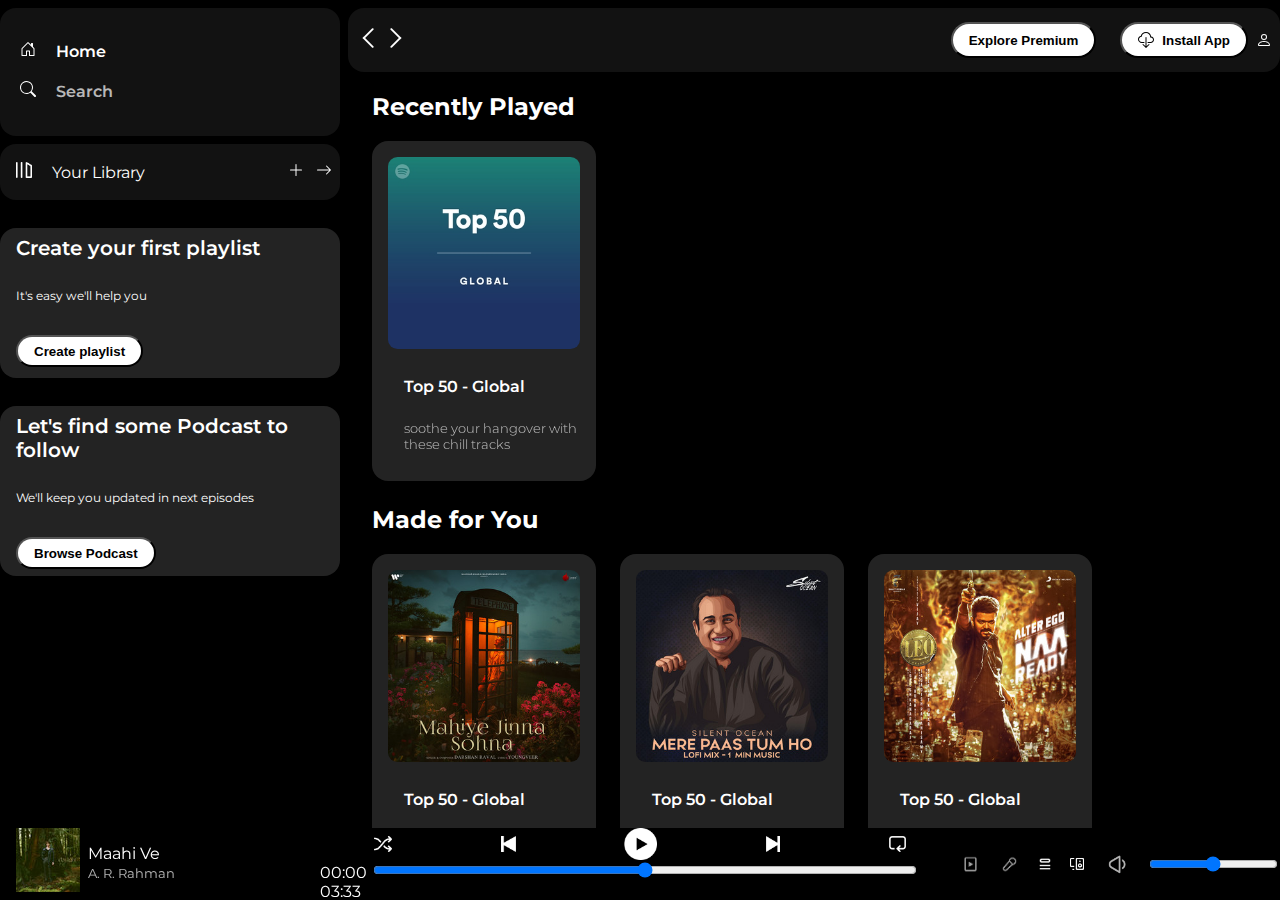
<file: Spotify Clone/index.html>
<!DOCTYPE html>
<html lang="en">
<head>
    <meta charset="UTF-8">
    <meta name="viewport" content="width=device-width, initial-scale=1.0">
    <link rel="stylesheet" href="style.css">
    <link rel="icon" href="./assets/logo (1).png">
    <title>Spotify - Web Player: Music for everyone</title></head>
    <link rel="preconnect" href="https://fonts.googleapis.com">
    <link rel="preconnect" href="https://fonts.gstatic.com" crossorigin>
    <link href="https://fonts.googleapis.com/css2?family=Montserrat:ital,wght@0,100..900;1,100..900&display=swap" rel="stylesheet">
    <!-- <link rel="stylesheet" href="https://cdn.jsdelivr.net/npm/bootstrap@5.3.3/dist/css/bootstrap.min.css"> -->
<body>
    <div class="main">
        <div class="sidebar">
            <div class="nav">
                <div class="nav-options">
                    <svg xmlns="http://www.w3.org/2000/svg" width="16" height="16" fill="currentColor" class="bi bi-house-door" viewBox="0 0 16 16">
                        <path d="M8.354 1.146a.5.5 0 0 0-.708 0l-6 6A.5.5 0 0 0 1.5 7.5v7a.5.5 0 0 0 .5.5h4.5a.5.5 0 0 0 .5-.5v-4h2v4a.5.5 0 0 0 .5.5H14a.5.5 0 0 0 .5-.5v-7a.5.5 0 0 0-.146-.354L13 5.793V2.5a.5.5 0 0 0-.5-.5h-1a.5.5 0 0 0-.5.5v1.293zM2.5 14V7.707l5.5-5.5 5.5 5.5V14H10v-4a.5.5 0 0 0-.5-.5h-3a.5.5 0 0 0-.5.5v4z"/>
                      </svg>
                    <a href="#" style="opacity: 1">Home</a>
                </div>
                <div class="nav-options">
                    <svg xmlns="http://www.w3.org/2000/svg" width="16" height="16" fill="currentColor" class="bi bi-search" viewBox="0 0 16 16">
                        <path d="M11.742 10.344a6.5 6.5 0 1 0-1.397 1.398h-.001q.044.06.098.115l3.85 3.85a1 1 0 0 0 1.415-1.414l-3.85-3.85a1 1 0 0 0-.115-.1zM12 6.5a5.5 5.5 0 1 1-11 0 5.5 5.5 0 0 1 11 0"/>
                      </svg>
                    <a href="#">Search</a>
                </div>
            </div>
            <div class="library">
                <div class="options">
                    <img src="./assets/library_icon (1).png" alt="#">
                    <a href="#">Your Library</a>
                </div>
                <div class="icons">
                    <svg xmlns="http://www.w3.org/2000/svg" width="16" height="16" fill="currentColor" class="bi bi-plus-lg" viewBox="0 0 16 16">
                        <path fill-rule="evenodd" d="M8 2a.5.5 0 0 1 .5.5v5h5a.5.5 0 0 1 0 1h-5v5a.5.5 0 0 1-1 0v-5h-5a.5.5 0 0 1 0-1h5v-5A.5.5 0 0 1 8 2"/>
                      </svg>
                      <svg xmlns="http://www.w3.org/2000/svg" width="16" height="16" fill="currentColor" class="bi bi-arrow-right" viewBox="0 0 16 16">
                        <path fill-rule="evenodd" d="M1 8a.5.5 0 0 1 .5-.5h11.793l-3.147-3.146a.5.5 0 0 1 .708-.708l4 4a.5.5 0 0 1 0 .708l-4 4a.5.5 0 0 1-.708-.708L13.293 8.5H1.5A.5.5 0 0 1 1 8"/>
                      </svg>
                </div>
            </div>
            <div class="boxes">
                <div class="box">
                    <p class="lg-p">Create your first playlist</p>
                    <p class="sm-p">It's easy we'll help you</p>
                    <button class="btn">Create playlist</button>
                </div>
                <div class="box box2">
                    <p class="lg-p">Let's find some Podcast to follow</p>
                    <p class="sm-p">We'll keep you updated in next episodes</p>
                    <button class="btn">Browse Podcast</button>
                </div>
            </div>
        </div>
        <div class="main-body">
            <div class="sticky-nav">
                <div class="sticky-nav-icons">
                    <img src="./assets/backward_icon (1).png" alt="#">
                    <img src="./assets/forward_icon (1).png" alt="#">
                </div>
                <div class="sticky-nav-options">
                    <button class="btn">Explore Premium</button>
                    <button class="btn"><svg xmlns="http://www.w3.org/2000/svg" width="16" height="16" fill="currentColor" class="bi bi-cloud-download" viewBox="0 0 16 16">
                        <path d="M4.406 1.342A5.53 5.53 0 0 1 8 0c2.69 0 4.923 2 5.166 4.579C14.758 4.804 16 6.137 16 7.773 16 9.569 14.502 11 12.687 11H10a.5.5 0 0 1 0-1h2.688C13.979 10 15 8.988 15 7.773c0-1.216-1.02-2.228-2.313-2.228h-.5v-.5C12.188 2.825 10.328 1 8 1a4.53 4.53 0 0 0-2.941 1.1c-.757.652-1.153 1.438-1.153 2.055v.448l-.445.049C2.064 4.805 1 5.952 1 7.318 1 8.785 2.23 10 3.781 10H6a.5.5 0 0 1 0 1H3.781C1.708 11 0 9.366 0 7.318c0-1.763 1.266-3.223 2.942-3.593.143-.863.698-1.723 1.464-2.383"/>
                        <path d="M7.646 15.854a.5.5 0 0 0 .708 0l3-3a.5.5 0 0 0-.708-.708L8.5 14.293V5.5a.5.5 0 0 0-1 0v8.793l-2.146-2.147a.5.5 0 0 0-.708.708z"/>
                      </svg>Install App</button>
                      <svg xmlns="http://www.w3.org/2000/svg" width="16" height="16" fill="currentColor" class="bi bi-person" viewBox="0 0 16 16">
                        <path d="M8 8a3 3 0 1 0 0-6 3 3 0 0 0 0 6m2-3a2 2 0 1 1-4 0 2 2 0 0 1 4 0m4 8c0 1-1 1-1 1H3s-1 0-1-1 1-4 6-4 6 3 6 4m-1-.004c-.001-.246-.154-.986-.832-1.664C11.516 10.68 10.289 10 8 10s-3.516.68-4.168 1.332c-.678.678-.83 1.418-.832 1.664z"/>
                      </svg>
                </div>
            </div>
            <!-- <div class="cards" style="overflow: auto;"> -->
                <h2>Recently Played</h2>
                <div class="card-container">
                    <img src="./assets/card1img (1).jpeg" alt="#">
                    <p class="p1">Top 50 - Global</p>
                    <p class="p2">soothe your hangover with these chill tracks</p>
                </div>

                <h2>Made for You</h2>
                <div class="cards">
                    <div class="card-container">
                        <img src="./assets/card2img (1).jpeg" alt="#">
                        <p class="p1">Top 50 - Global</p>
                        <p class="p2">soothe your hangover with these chill tracks</p>
                    </div>

                    <div class="card-container">
                        <img src="./assets/card3img (1).jpeg" alt="#">
                        <p class="p1">Top 50 - Global</p>
                        <p class="p2">soothe your hangover with these chill tracks</p>
                    </div>

                    <div class="card-container">
                        <img src="./assets/card4img (1).jpeg" alt="#">
                        <p class="p1">Top 50 - Global</p>
                        <p class="p2">soothe your hangover with these chill tracks</p>
                    </div>

                    <div class="card-container">
                        <img src="./assets/card2img (1).jpeg" alt="#">
                        <p class="p1">Top 50 - Global</p>
                        <p class="p2">soothe your hangover with these chill tracks</p>
                    </div>
                </div>

                <h2>Your Top Mixes</h2>
                <div class="cards">
                    <div class="card-container">
                        <img src="./assets/card5img (1).jpeg" alt="#">
                        <p class="p1">Top 50 - Global</p>
                        <p class="p2">soothe your hangover with these chill tracks</p>
                    </div>

                    <div class="card-container">
                        <img src="./assets/card6img (1).jpeg" alt="#">
                        <p class="p1">Top 50 - Global</p>
                        <p class="p2">soothe your hangover with these chill tracks</p>
                    </div>

                    <div class="card-container">
                        <img src="./assets/card5img (1).jpeg" alt="#">
                        <p class="p1">Top 50 - Global</p>
                        <p class="p2">soothe your hangover with these chill tracks</p>
                    </div>
                    
                </div>
                <br><br><br><br><br><br><br><br><br><br>
            <!-- </div> -->
        </div>
        <div class="music-player">
            <div class="album">
                <div class="albim-img">
                    <img src="./assets/album_picture.jpeg" alt="#" style="margin-left: 1rem;">
                </div>
                <div class="album-p">
                    <span>Maahi Ve</span>
                    <br>
                    <span style="opacity: 0.7; font-size: smaller;">A. R. Rahman</span>
                </div>
                <!-- <div class="icon1">
                    <img src="./assets/album_icon1.png" alt="">
                </div>
                <div class="icon2">
                    <img src="./assets/album_icon2.png" alt="">
                </div> -->
            </div>
            <div class="player">
                <div class="player-icons">
                    <img src="./assets/player_icon1 (1).png" alt="#">
                    <img src="./assets/player_icon2 (1).png" alt="#">
                    <img src="./assets/player_icon3 (1).png" alt="#" style="height: 2rem;">
                    <img src="./assets/player_icon4 (1).png" alt="#">
                    <img src="./assets/player_icon5 (1).png" alt="#">
                </div>
                <div class="range">
                    <!-- <label for="customRange1" class="form-label">Example range</label> -->
                    <span>00:00</span>
                    <input type="range" class="form-range" id="customRange1">
                    <span>03:33</span>
                </div>
            </div>
            <div class="control">
                <img src="./assets/controls_icon1.png" alt="#" style="height: 2rem;">
                <img src="./assets/controld_icon2.png" alt="#" style="height: 2rem;">
                <img src="./assets/controls_icon3.png" alt="#" style="height: 1rem;">
                <img src="./assets/controls_icon4.png" alt="#" style="height: 0.7rem;">
                <img src="./assets/controls_icon5.png" alt="#" style="height: 2.7rem;">
                <input type="range" class="form-range" id="customRange2">
            </div>   
        </div>
    </div>
</body>
</html>
</file>
<file: Spotify Clone/style.css>
body {
    margin: 0;
    padding: 0;
    background-color: #000;
    color: #fff;
    font-family: "Montserrat", sans-serif;
    overflow: hidden;
}

.main {
    display: flex;
    height: 100vh;
}

.sidebar {
    background-color: #000;
    width: 340px;
    border-radius: 1rem;
    margin-right: 0.5rem;
    margin-top: 0.5rem;
}

.main-body {
    background-color: #000;
    overflow: auto;
    flex: 1;
    border-radius: 1rem;
}

.music-player {
    background-color: #000;
    position: fixed;
    bottom: 0px;
    width: 100%; 
    height: 72px;
}

.nav {
    height: 112px;
    background-color: #121212;
    border-radius: 1rem;
    display: flex;
    flex-direction: column;
    justify-content: center;
    padding: 0.5rem 0.75rem;
}

.nav a {
    text-decoration: none;
    line-height: 40px;
    font-weight: 600;
    margin-left: 1rem;
    opacity: 0.7;
    color: #fff;
}

.nav svg {
    margin-left: 0.5rem;
}

.nav a:hover {
    opacity: 1;
}

.library {
    background-color: #121212;
    display: flex;
    align-items: center;
    height: 56px;
    justify-content: space-between;
    border-radius: 1rem;
    margin-top: 0.5rem;
}

.library img {
    height: 1rem;
    width: 1rem;
}

.options a {
    text-decoration: none;
    margin-left: 1rem;
    color: #fff;
    opacity: 1;
}

.options a:hover {
    opacity: 1;
}

.options {
    margin-left: 1rem;
}

.icons svg {
    margin-right: 0.5rem;
    font-weight: 600;
}

.box {
    height: 150px;
    background-color: #232323;
    border-radius: 1rem;
    margin-top: 1.75rem;
    /* padding: 0.5rem 0.75rem; */
}

.box2 {
    height: 170px;
}

p {
    color: white;
    margin-left: 1rem;
    margin-top: 1rem;
    padding-top: 0.5rem;
}

.lg-p {
    font-size: 1.25rem;
    font-weight: 600;
}

.sm-p {
    font-size: 0.75rem;
    opacity: 1;
    font-weight: 400;
}

button {
    background-color: white;
    columns: black;
    border-radius: 100px;
    height: 2rem;
    /* font-size: 1rem; */
    font-weight: 600;
    margin-left: 1rem;
    overflow-wrap: anywhere;
    box-sizing: border-box;
    -webkit-tap-highlight-color: transparent;
    position: relative;
    background-color: var(--background-base, #ffffff);
    color: var(--text-base, #000000);
    display: flex;
    -webkit-box-align: center;
    align-items: center;
    -webkit-box-pack: center;
    justify-content: center;
    padding-block-start: var(--encore-spacing-tighter-4, 4px);
    padding-block-end: var(--encore-spacing-tighter-4, 4px);
    padding-inline-start: var(--encore-spacing-base, 16px);
    padding-inline-end: var(--encore-spacing-base, 16px);
    margin-top: 2rem;
    vertical-align: baseline;
    text-align: center;
}

button:hover { 
    cursor: pointer;
}

.sticky-nav {
    position: sticky;
    top: 0;
    background-color: #121212;
    display: flex;
    justify-content: space-between;
    align-items: center;
    border-radius: 1rem;
    margin-top: 0.5rem;
    height: 64px;
}

.sticky-nav-icons {
    margin-left: 0.5rem;
}

.sticky-nav-options {
    display: flex;
    justify-content: center;
    align-items: center;
    justify-items: center;
}

.sticky-nav-options button {
    margin-bottom: 2rem;
    padding: 1rem;
    margin-right: 0.5rem;
}

.sticky-nav-options svg {
    margin-right: 0.5rem;
}

.card-container {
    background-color: #232323;
    /* display: flex; */
    flex-direction: column;
    width: 12rem;
    /* height: 310px; */
    border-radius: 1rem;
    margin-left: 1.5rem;
    margin-bottom: 1.5rem;
    padding: 1rem;
}

.cards {
    display: flex;
    flex-direction: row;
    flex-wrap: wrap;
}

.card-container img {
    width: 100%;
    border-radius: 0.6rem;
}

.p1 {
    font-weight: 600;
}

.p2 {
    font-weight: 300;
    opacity: 0.7;
    font-size: small;
}

h2 {
    margin-left: 1.5rem;
}

.music-player {
    display: flex;
    flex-direction: row;
}

.album {
    width: 25%;
    display: flex;
}

.player {
    display: flex;
    flex-direction: column;
    width: 50%;
    justify-content: space-evenly;
}

.player-icons {
    display: flex;
    justify-content: space-around;
    align-items: center;
}

.range input {
    width: 85%;
}

.control {
    width: 25%;
    display: flex;
    justify-content: space-between;
    align-items: center;
    
}

.player img {
    height: 1rem;
}

.album-p {
    margin-top: 0.5rem;
    padding: 0.5rem;
}

.control img{
    align-items: center;
}
</file>
